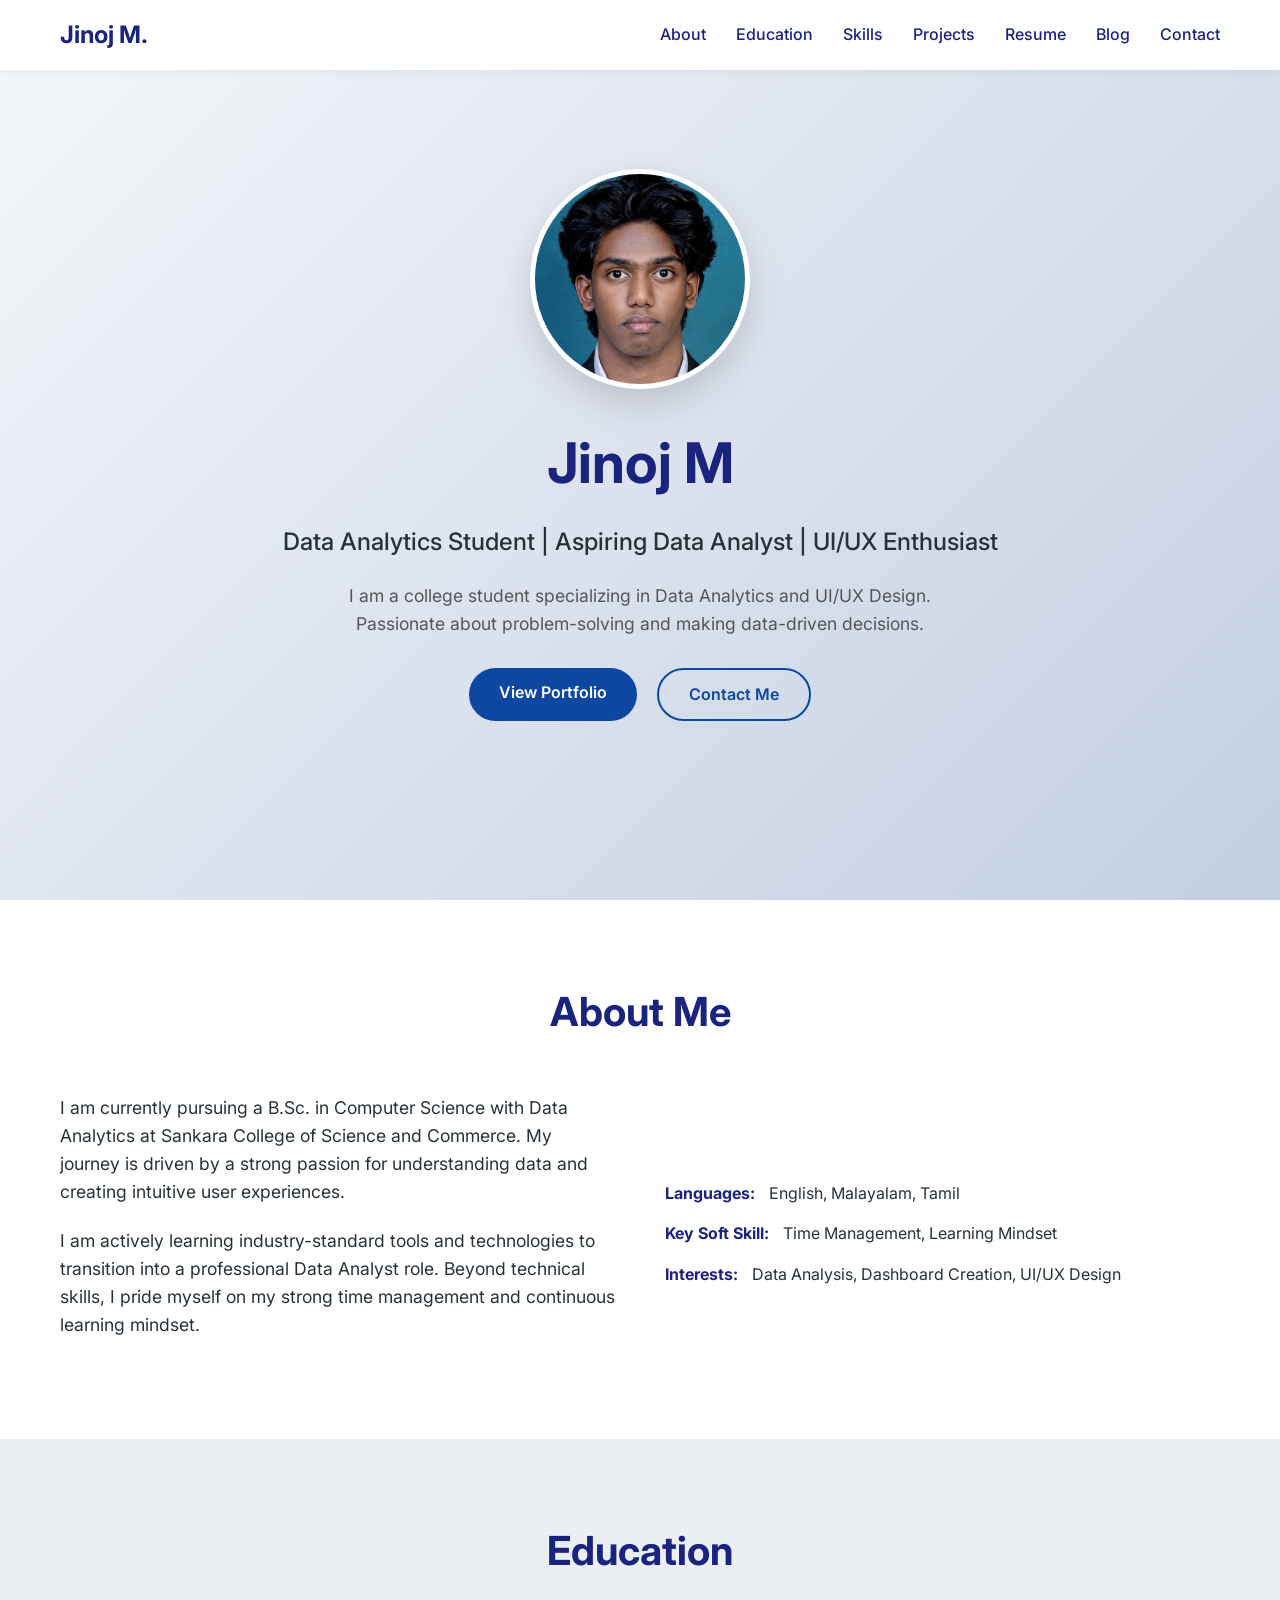
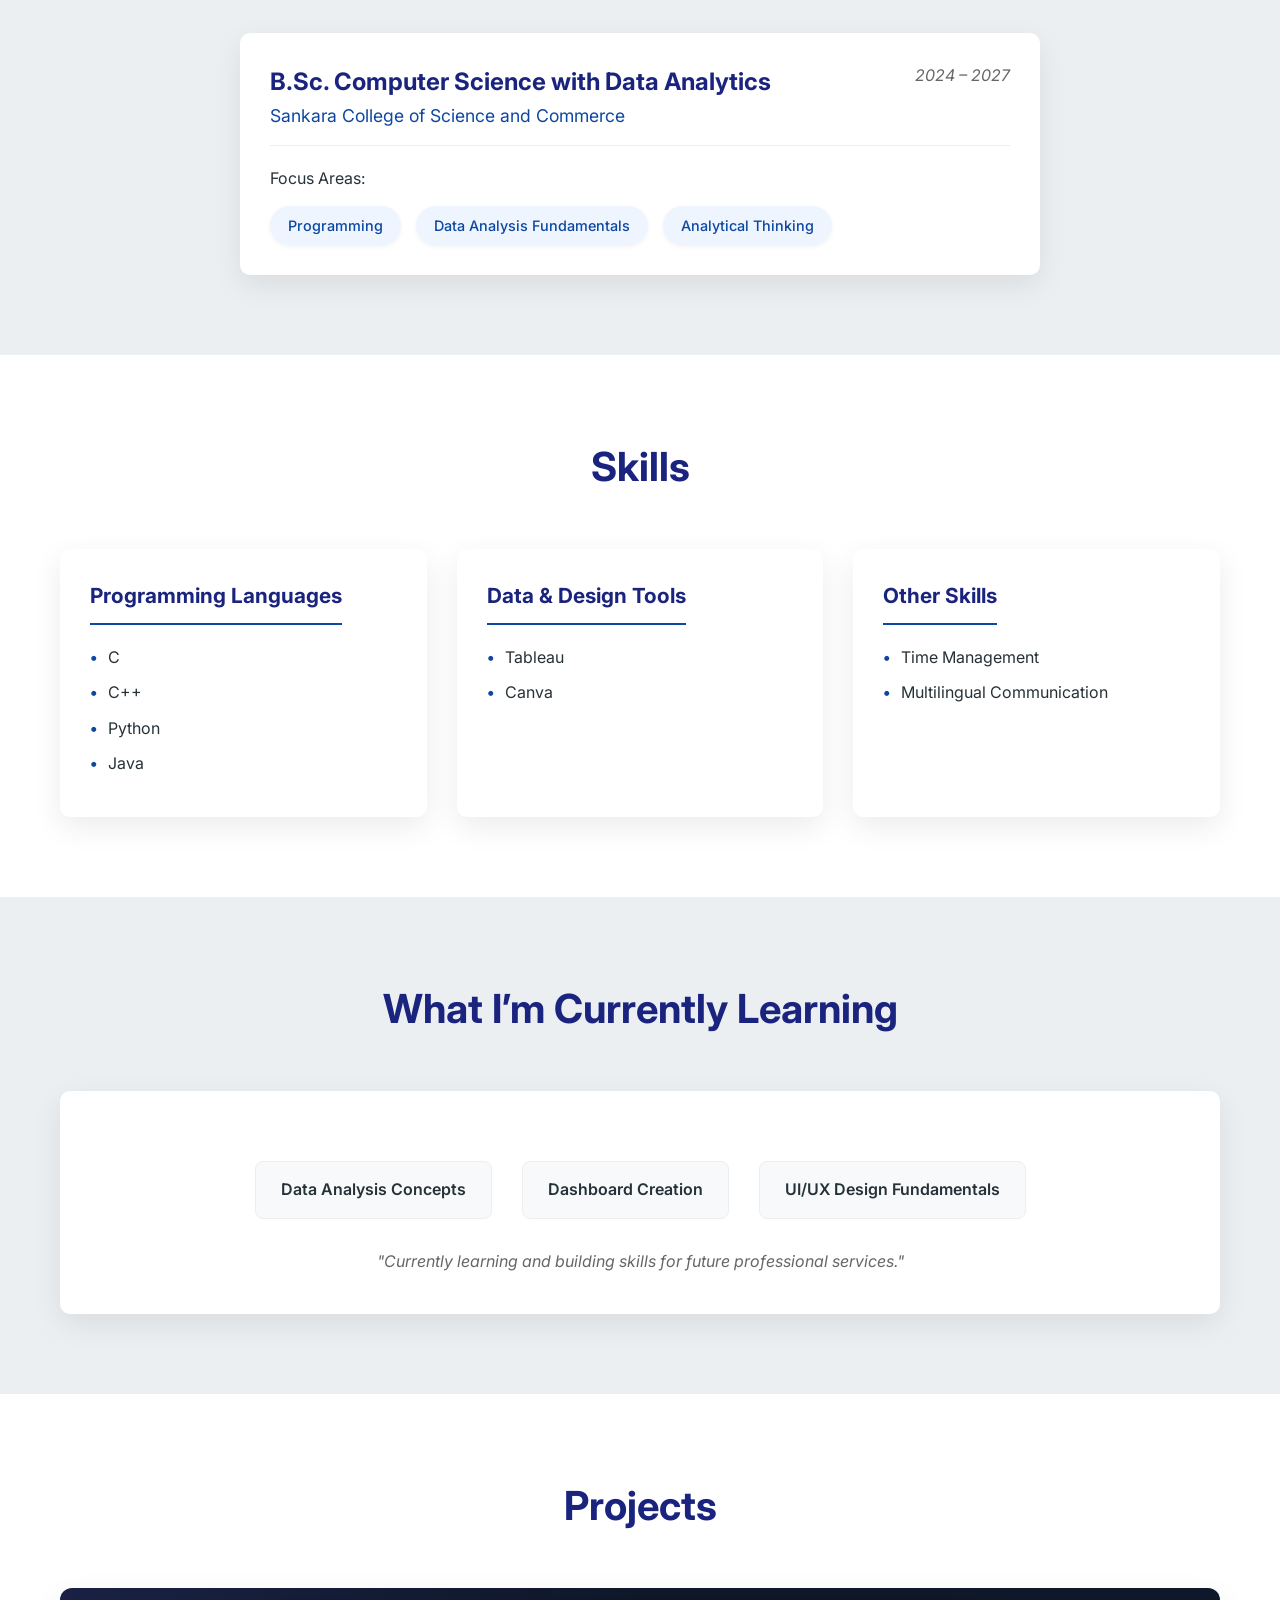
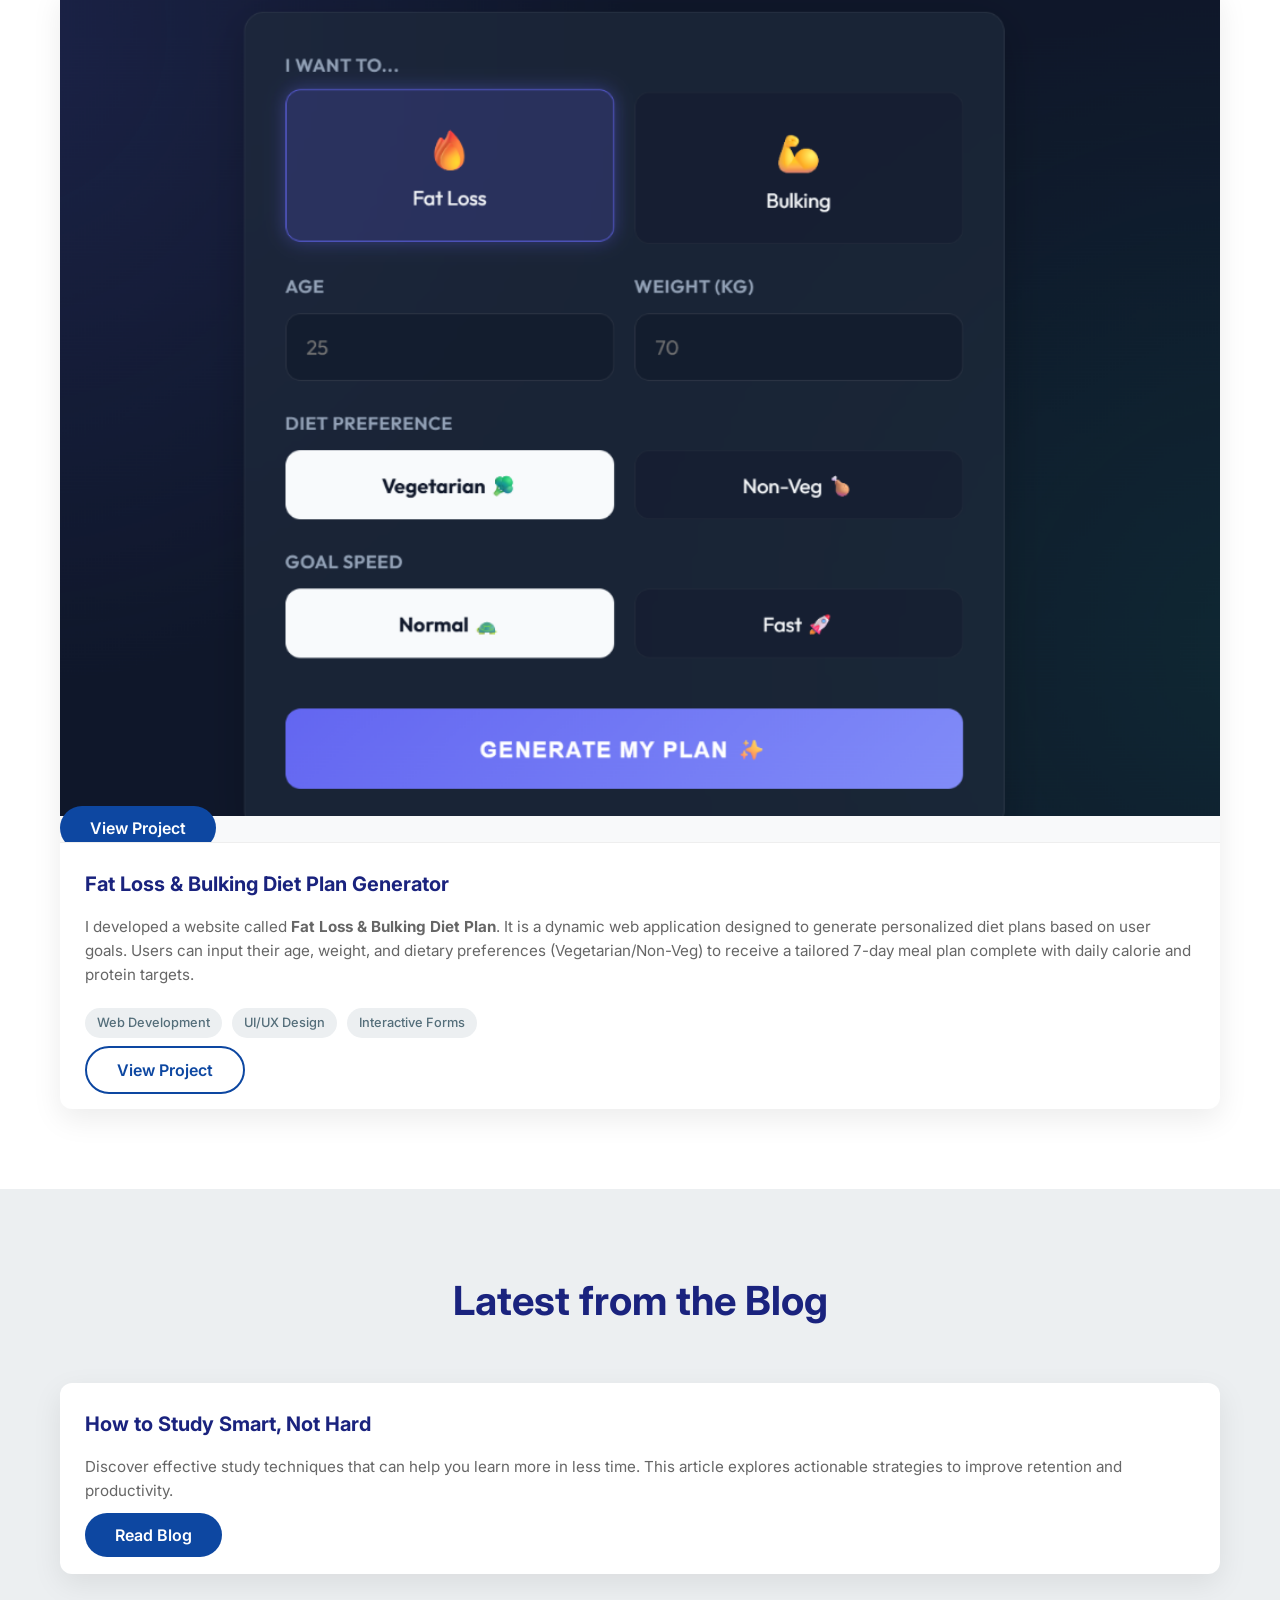
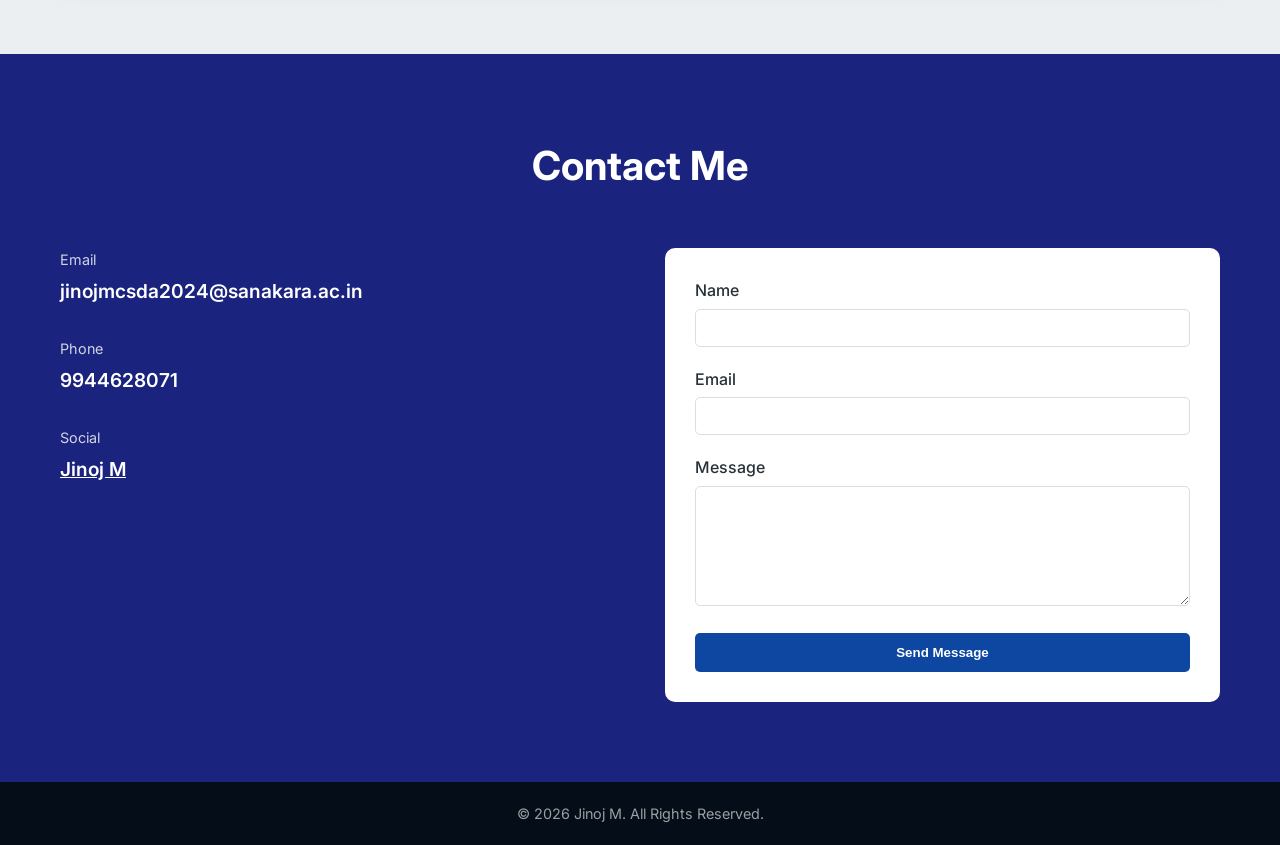
<file: index.html>
<!DOCTYPE html>
<html lang="en">

<head>
    <meta charset="UTF-8">
    <meta name="viewport" content="width=device-width, initial-scale=1.0">
    <title>Jinoj M | Data Analysis & UI/UX Portfolio</title>
    <meta name="description"
        content="Portfolio of Jinoj M - Computer Science student specializing in Data Analytics and UI/UX Design.">
    <link href="https://fonts.googleapis.com/css2?family=Inter:wght@400;500;600;700&display=swap" rel="stylesheet">
    <link rel="stylesheet" href="styles.css">
</head>

<body>

    <!-- Header -->
    <header>
        <div class="container">
            <nav>
                <div class="logo">Jinoj M.</div>
                <ul class="nav-links">
                    <li><a href="#about">About</a></li>
                    <li><a href="#education">Education</a></li>
                    <li><a href="#skills">Skills</a></li>
                    <li><a href="#projects">Projects</a></li>
                    <li><a href="resume.html">Resume</a></li>
                    <li><a href="#blog">Blog</a></li>
                    <li><a href="#contact">Contact</a></li>
                </ul>
            </nav>
        </div>
    </header>

    <!-- Hero Section -->
    <section id="hero">
        <div class="container hero-content">
            <div class="profile-img-container">
                <img src="assets/profile.jpg" alt="Jinoj M" class="profile-img">
            </div>
            <h1 class="hero-title">Jinoj M</h1>
            <h2 class="hero-subtitle">Data Analytics Student | Aspiring Data Analyst | UI/UX Enthusiast</h2>
            <p class="hero-description">
                I am a college student specializing in Data Analytics and UI/UX Design.
                Passionate about problem-solving and making data-driven decisions.
            </p>
            <div class="cta-buttons">
                <a href="#projects" class="btn btn-primary">View Portfolio</a>
                <a href="#contact" class="btn btn-secondary">Contact Me</a>
            </div>
        </div>
    </section>

    <!-- About Section -->
    <section id="about">
        <div class="container">
            <h2 class="section-title">About Me</h2>
            <div class="about-grid">
                <div class="about-text">
                    <p>
                        I am currently pursuing a B.Sc. in Computer Science with Data Analytics at Sankara College of
                        Science and Commerce.
                        My journey is driven by a strong passion for understanding data and creating intuitive user
                        experiences.
                    </p>
                    <p>
                        I am actively learning industry-standard tools and technologies to transition into a
                        professional Data Analyst role.
                        Beyond technical skills, I pride myself on my strong time management and continuous learning
                        mindset.
                    </p>
                </div>
                <div class="about-info">
                    <ul class="info-list">
                        <li class="info-item">
                            <span class="info-label">Languages:</span> English, Malayalam, Tamil
                        </li>
                        <li class="info-item">
                            <span class="info-label">Key Soft Skill:</span> Time Management, Learning Mindset
                        </li>
                        <li class="info-item">
                            <span class="info-label">Interests:</span> Data Analysis, Dashboard Creation, UI/UX Design
                        </li>
                    </ul>
                </div>
            </div>
        </div>
    </section>

    <!-- Education Section -->
    <section id="education">
        <div class="container">
            <h2 class="section-title">Education</h2>
            <div class="edu-card">
                <div class="edu-header">
                    <div>
                        <div class="degree">B.Sc. Computer Science with Data Analytics</div>
                        <div class="institution">Sankara College of Science and Commerce</div>
                    </div>
                    <div class="year">2024 – 2027</div>
                </div>
                <p>Focus Areas:</p>
                <div class="coursework-list">
                    <span class="course-tag">Programming</span>
                    <span class="course-tag">Data Analysis Fundamentals</span>
                    <span class="course-tag">Analytical Thinking</span>
                </div>
            </div>
        </div>
    </section>

    <!-- Skills Section -->
    <section id="skills">
        <div class="container">
            <h2 class="section-title">Skills</h2>
            <div class="skills-grid">
                <!-- Programming Languages -->
                <div class="skill-category">
                    <h3 class="category-title">Programming Languages</h3>
                    <ul class="skill-list">
                        <li>C</li>
                        <li>C++</li>
                        <li>Python</li>
                        <li>Java</li>
                    </ul>
                </div>

                <!-- Data & Design Tools -->
                <div class="skill-category">
                    <h3 class="category-title">Data & Design Tools</h3>
                    <ul class="skill-list">
                        <li>Tableau</li>
                        <li>Canva</li>
                    </ul>
                </div>

                <!-- Other Skills -->
                <div class="skill-category">
                    <h3 class="category-title">Other Skills</h3>
                    <ul class="skill-list">
                        <li>Time Management</li>
                        <li>Multilingual Communication</li>
                    </ul>
                </div>
            </div>
        </div>
    </section>

    <!-- Services / Learning Focus -->
    <section id="learning">
        <div class="container">
            <h2 class="section-title">What I’m Currently Learning</h2>
            <div class="learning-card">
                <div class="learning-items">
                    <div class="learning-item">Data Analysis Concepts</div>
                    <div class="learning-item">Dashboard Creation</div>
                    <div class="learning-item">UI/UX Design Fundamentals</div>
                </div>
                <p class="learning-note">"Currently learning and building skills for future professional services."</p>
            </div>
        </div>
    </section>

    <!-- Projects Section -->
    <section id="projects">
        <div class="container">
            <h2 class="section-title">Projects</h2>
            <div class="projects-grid">
                <!-- Diet Plan Project -->
                <div class="project-card active-project">
                    <div class="project-image">
                        <img src="assets/project_diet_1.png" alt="Fat Loss & Bulking Diet Plan App">
                        <div class="project-overlay">
                            <a href="https://fat-loss-and-bulking-diet-plan.vercel.app/" class="btn btn-primary btn-sm"
                                target="_blank">View Project</a>
                        </div>
                    </div>
                    <div class="project-info">
                        <h3>Fat Loss & Bulking Diet Plan Generator</h3>
                        <p class="project-desc">
                            I developed a website called <strong>Fat Loss & Bulking Diet Plan</strong>. It is a dynamic
                            web application designed to generate personalized diet plans based on user goals.
                            Users can input their age, weight, and dietary preferences (Vegetarian/Non-Veg) to receive a
                            tailored 7-day meal plan
                            complete with daily calorie and protein targets.
                        </p>
                        <ul class="project-tags">
                            <li>Web Development</li>
                            <li>UI/UX Design</li>
                            <li>Interactive Forms</li>
                        </ul>
                        <div style="margin-top: 20px;">
                            <a href="https://fat-loss-and-bulking-diet-plan.vercel.app/"
                                class="btn btn-secondary btn-sm" target="_blank">View Project</a>
                        </div>
                    </div>
                </div>
                <!-- Additional placeholder cards can be added here -->
            </div>
        </div>
    </section>


    <!-- Blog Section -->
    <section id="blog">
        <div class="container">
            <h2 class="section-title">Latest from the Blog</h2>
            <div class="project-card active-project">
                <div class="project-info">
                    <h3>How to Study Smart, Not Hard</h3>
                    <p class="project-desc">
                        Discover effective study techniques that can help you learn more in less time.
                        This article explores actionable strategies to improve retention and productivity.
                    </p>
                    <a href="https://jinojmcsda2024.blogspot.com/2025/12/how-to-study-smartnot-hard.html"
                        class="btn btn-primary btn-sm" target="_blank">Read Blog</a>
                </div>
            </div>
        </div>
    </section>

    <!-- Contact Section -->
    <section id="contact">
        <div class="container">
            <h2 class="section-title">Contact Me</h2>
            <div class="contact-content">
                <div class="contact-info">
                    <div class="contact-info-item">
                        <span class="contact-label">Email</span>
                        <div class="contact-value"><a
                                href="mailto:jinojmcsda2024@sanakara.ac.in">jinojmcsda2024@sanakara.ac.in</a></div>
                    </div>
                    <div class="contact-info-item">
                        <span class="contact-label">Phone</span>
                        <div class="contact-value"><a href="tel:9944628071">9944628071</a></div>
                    </div>
                    <div class="contact-info-item">
                        <span class="contact-label">Social</span>
                        <div class="contact-value"><a href="https://www.linkedin.com/in/jinoj-m" target="_blank"
                                style="text-decoration: underline;">Jinoj M</a></div>
                    </div>
                </div>
                <div class="contact-form-container">
                    <iframe name="hidden_iframe" id="hidden_iframe" style="display:none;"></iframe>
                    <form class="contact-form"
                        action="https://docs.google.com/forms/u/0/d/e/1FAIpQLSc8WsNrbrHzff-tQQwN0X__z4vvIePyeGswiT_-c7lFA3r1sw/formResponse"
                        method="POST" target="hidden_iframe">
                        <div class="form-group">
                            <label for="name">Name</label>
                            <input type="text" id="name" name="entry.1397422037" required>
                        </div>
                        <div class="form-group">
                            <label for="email">Email</label>
                            <input type="email" id="email" name="entry.459015964" required>
                        </div>
                        <div class="form-group">
                            <label for="message">Message</label>
                            <textarea id="message" name="entry.193045399" required></textarea>
                        </div>
                        <button type="submit" class="submit-btn">Send Message</button>
                    </form>
                </div>
            </div>
        </div>
    </section>

    <!-- Success Modal -->
    <div id="success-modal" class="popup-overlay">
        <div class="popup-content">
            <h3>Thank You!</h3>
            <p>Your message has been sent successfully. I will get back to you soon.</p>
            <button class="btn btn-primary" onclick="closePopup()">Close</button>
        </div>
    </div>
    </div>
    </div>
    </section>

    <footer>
        <div class="container">
            <p>&copy; 2026 Jinoj M. All Rights Reserved.</p>
        </div>
    </footer>

    <script src="script.js"></script>
</body>

</html>
</file>
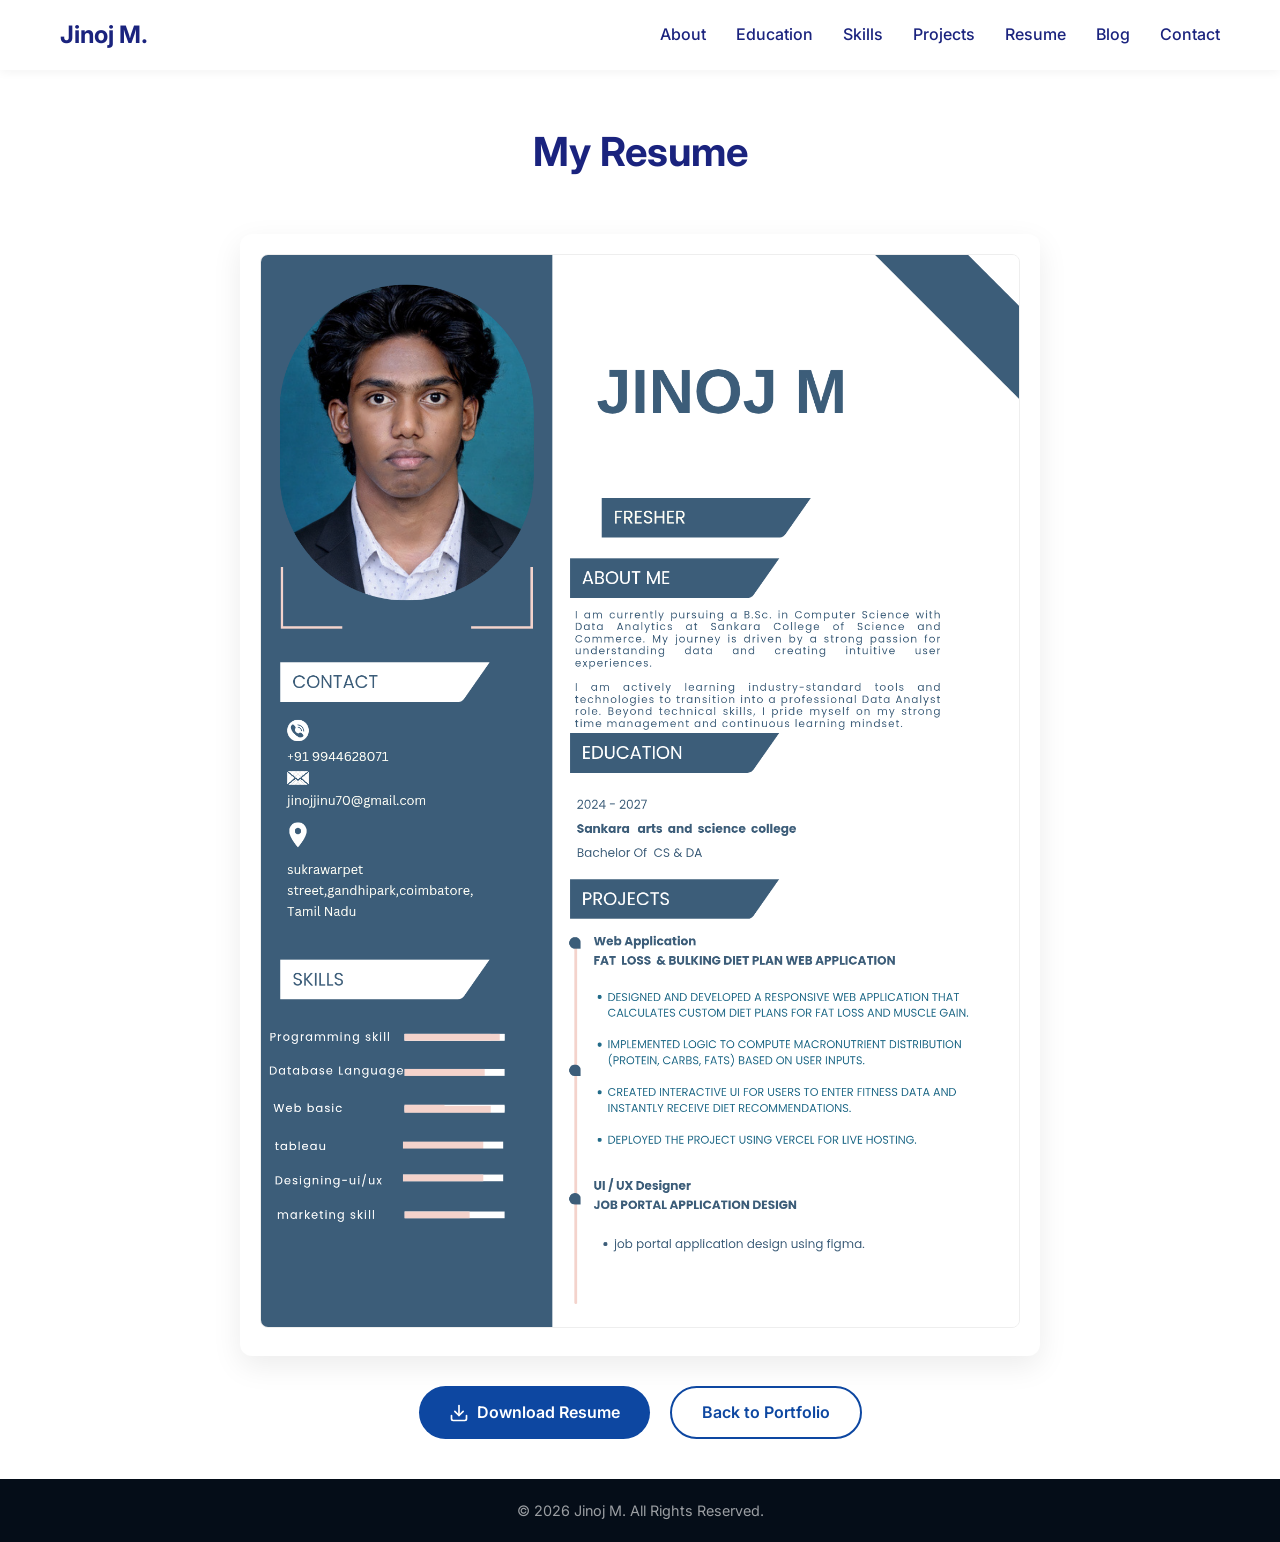
<file: resume.html>
<!DOCTYPE html>
<html lang="en">

<head>
    <meta charset="UTF-8">
    <meta name="viewport" content="width=device-width, initial-scale=1.0">
    <title>Resume | Jinoj M</title>
    <link href="https://fonts.googleapis.com/css2?family=Inter:wght@400;500;600;700&display=swap" rel="stylesheet">
    <link rel="stylesheet" href="styles.css">
    <style>
        .resume-page-container {
            min-height: 100vh;
            display: flex;
            flex-direction: column;
            align-items: center;
            justify-content: center;
            padding: 40px 20px;
            background-color: var(--bg-color);
        }

        .resume-image-wrapper {
            background: white;
            padding: 20px;
            border-radius: 12px;
            box-shadow: var(--card-shadow);
            max-width: 800px;
            width: 100%;
            margin-bottom: 30px;
            text-align: center;
        }

        .resume-image-wrapper img {
            max-width: 100%;
            height: auto;
            border: 1px solid #eee;
            border-radius: 8px;
        }

        .resume-actions {
            display: flex;
            gap: 20px;
            flex-wrap: wrap;
            justify-content: center;
        }
    </style>
</head>

<body>
    <!-- Header -->
    <header>
        <div class="container">
            <nav>
                <div class="logo">Jinoj M.</div>
                <ul class="nav-links">
                    <li><a href="index.html#about">About</a></li>
                    <li><a href="index.html#education">Education</a></li>
                    <li><a href="index.html#skills">Skills</a></li>
                    <li><a href="index.html#projects">Projects</a></li>
                    <li><a href="resume.html" class="active">Resume</a></li>
                    <li><a href="index.html#blog">Blog</a></li>
                    <li><a href="index.html#contact">Contact</a></li>
                </ul>
            </nav>
        </div>
    </header>

    <div class="resume-page-container" style="margin-top: 80px;">
        <h1 class="section-title">My Resume</h1>
        <div class="resume-image-wrapper">
            <img src="assets/resume.jpg.png" alt="Jinoj M Resume">
        </div>

        <div class="resume-actions">
            <a href="assets/resume.jpg.png" download="Jinoj_M_Resume.jpg.png" class="btn btn-primary"
                style="display: inline-flex; align-items: center; gap: 8px;">
                <svg width="20" height="20" viewBox="0 0 24 24" fill="none" stroke="currentColor" stroke-width="2"
                    stroke-linecap="round" stroke-linejoin="round">
                    <path d="M21 15v4a2 2 0 0 1-2 2H5a2 2 0 0 1-2-2v-4"></path>
                    <polyline points="7 10 12 15 17 10"></polyline>
                    <line x1="12" y1="15" x2="12" y2="3"></line>
                </svg>
                Download Resume
            </a>
            <a href="index.html" class="btn btn-secondary">Back to Portfolio</a>
        </div>
    </div>

    <footer>
        <div class="container">
            <p>&copy; 2026 Jinoj M. All Rights Reserved.</p>
        </div>
    </footer>

    <script src="script.js"></script>
</body>

</html>
</file>
<file: styles.css>
:root {
    --primary-color: #0d47a1;
    /* Deeper, more professional blue */
    --accent-color: #1976d2;
    /* Brighter accent */
    --secondary-color: #1a237e;
    /* Deep navy */
    --text-color: #263238;
    /* Dark slate for better readability */
    --text-light: #546e7a;
    --bg-color: #ffffff;
    --light-bg: #eceff1;
    /* Very subtle cool grey */
    --card-shadow: 0 10px 30px rgba(0, 0, 0, 0.08);
    /* softer, deeper shadow */
    --transition-speed: 0.3s;
    --font-family: 'Inter', system-ui, -apple-system, sans-serif;
}

* {
    margin: 0;
    padding: 0;
    box-sizing: border-box;
}

body {
    font-family: var(--font-family);
    line-height: 1.6;
    color: var(--text-color);
    background-color: var(--bg-color);
}

a {
    text-decoration: none;
    color: inherit;
    transition: color var(--transition-speed);
}

ul {
    list-style: none;
}

/* Base Layout */
.container {
    max-width: 1200px;
    margin: 0 auto;
    padding: 0 20px;
}

section {
    padding: 80px 0;
}

.section-title {
    text-align: center;
    font-size: 2.5rem;
    margin-bottom: 50px;
    color: var(--secondary-color);
}

/* Header */
header {
    background: rgba(255, 255, 255, 0.95);
    backdrop-filter: blur(10px);
    position: fixed;
    width: 100%;
    top: 0;
    z-index: 1000;
    box-shadow: 0 2px 10px rgba(0, 0, 0, 0.05);
}

nav {
    display: flex;
    justify-content: space-between;
    align-items: center;
    height: 70px;
}

.logo {
    font-size: 1.5rem;
    font-weight: 700;
    color: var(--secondary-color);
}

.nav-links {
    display: flex;
    gap: 30px;
}

.nav-links a {
    font-weight: 500;
    color: var(--secondary-color);
}

.nav-links a:hover {
    color: var(--primary-color);
}

/* Hero Section */
#hero {
    height: 100vh;
    display: flex;
    align-items: center;
    justify-content: center;
    background: linear-gradient(135deg, #f5f7fa 0%, #c3cfe2 100%);
    padding-top: 70px;
}

.hero-content {
    text-align: center;
    max-width: 800px;
}

.profile-img-container {
    width: 220px;
    height: 220px;
    margin: 0 auto 30px;
    border-radius: 50%;
    overflow: hidden;
    border: 5px solid white;
    box-shadow: 0 15px 35px rgba(0, 0, 0, 0.15);
    /* specific shadow for depth */
    position: relative;
    background: #fff;
}

.profile-img {
    width: 100%;
    height: 100%;
    object-fit: cover;
    object-position: center 20%;
    /* Shifts focus slightly up to face/hair */
    transition: transform 0.5s ease;
}

.profile-img:hover {
    transform: scale(1.05);
    /* Subtle zoom on hover */
}

.hero-title {
    font-size: 3.5rem;
    color: var(--secondary-color);
    margin-bottom: 15px;
}

.hero-subtitle {
    font-size: 1.5rem;
    color: var(--text-color);
    margin-bottom: 20px;
    font-weight: 500;
}

.hero-description {
    font-size: 1.1rem;
    color: #555;
    margin-bottom: 30px;
    max-width: 600px;
    margin-left: auto;
    margin-right: auto;
}

.cta-buttons {
    display: flex;
    gap: 20px;
    justify-content: center;
}

.btn {
    padding: 12px 30px;
    border-radius: 30px;
    font-weight: 600;
    cursor: pointer;
    transition: transform var(--transition-speed), box-shadow var(--transition-speed);
}

.btn:hover {
    transform: translateY(-2px);
    box-shadow: 0 5px 15px rgba(0, 0, 0, 0.1);
}

.btn-primary {
    background-color: var(--primary-color);
    color: white;
    border: none;
}

.btn-secondary {
    background-color: transparent;
    border: 2px solid var(--primary-color);
    color: var(--primary-color);
}

.btn-secondary:hover {
    background-color: var(--primary-color);
    color: white;
}

/* About Section */
#about {
    background-color: var(--bg-color);
}

.about-grid {
    display: grid;
    grid-template-columns: 1fr 1fr;
    gap: 50px;
    align-items: center;
}

.about-text p {
    margin-bottom: 20px;
    font-size: 1.1rem;
}

.info-list {
    margin-top: 30px;
}

.info-item {
    margin-bottom: 15px;
}

.info-label {
    font-weight: 700;
    color: var(--secondary-color);
    margin-right: 10px;
}

/* Education Section */
#education {
    background-color: var(--light-bg);
}

.edu-card {
    background: white;
    padding: 30px;
    border-radius: 10px;
    box-shadow: var(--card-shadow);
    max-width: 800px;
    margin: 0 auto;
}

.edu-header {
    display: flex;
    justify-content: space-between;
    margin-bottom: 20px;
    border-bottom: 1px solid #eee;
    padding-bottom: 15px;
}

.degree {
    font-size: 1.5rem;
    color: var(--secondary-color);
    font-weight: 700;
}

.institution {
    font-size: 1.1rem;
    color: var(--primary-color);
}

.year {
    color: #666;
    font-style: italic;
}

.coursework-list {
    display: flex;
    gap: 15px;
    flex-wrap: wrap;
    margin-top: 15px;
}

.course-tag {
    background: #eef5ff;
    color: var(--primary-color);
    padding: 8px 18px;
    border-radius: 25px;
    font-size: 0.9rem;
    font-weight: 500;
    box-shadow: 0 2px 5px rgba(0, 0, 0, 0.05);
}

/* Skills Section */
#skills {
    background-color: var(--bg-color);
}

.skills-grid {
    display: grid;
    grid-template-columns: repeat(auto-fit, minmax(300px, 1fr));
    gap: 30px;
}

.skill-category {
    background: white;
    padding: 30px;
    border-radius: 10px;
    box-shadow: var(--card-shadow);
    transition: transform var(--transition-speed);
}

.skill-category:hover {
    transform: translateY(-5px);
}

.category-title {
    font-size: 1.3rem;
    margin-bottom: 20px;
    color: var(--secondary-color);
    border-bottom: 2px solid var(--primary-color);
    padding-bottom: 10px;
    display: inline-block;
}

.skill-list li {
    margin-bottom: 10px;
    display: flex;
    align-items: center;
}

.skill-list li::before {
    content: "•";
    color: var(--primary-color);
    font-weight: bold;
    margin-right: 10px;
}

/* Services / Learning Section */
#learning {
    background-color: var(--light-bg);
}

.learning-card {
    background: white;
    padding: 40px;
    border-radius: 10px;
    box-shadow: var(--card-shadow);
    text-align: center;
}

.learning-items {
    display: flex;
    justify-content: center;
    gap: 30px;
    flex-wrap: wrap;
    margin: 30px 0;
}

.learning-item {
    background: #f8f9fa;
    padding: 15px 25px;
    border-radius: 8px;
    border: 1px solid #eee;
    font-weight: 600;
}

.learning-note {
    color: #666;
    font-style: italic;
    margin-top: 20px;
}

/* Projects Section */
#projects {
    background-color: var(--bg-color);
}

.projects-grid {
    display: grid;
    grid-template-columns: repeat(auto-fit, minmax(320px, 1fr));
    gap: 30px;
}

.project-card {
    background: white;
    border-radius: 12px;
    overflow: hidden;
    box-shadow: var(--card-shadow);
    transition: transform var(--transition-speed);
    display: flex;
    flex-direction: column;
    border: none;
    height: auto;
}

.project-card:hover {
    transform: translateY(-5px);
}

.project-image {
    width: 100%;
    height: auto;
    /* Let image define height */
    overflow: hidden;
    position: relative;
    background: #f8f9fa;
    border-bottom: 1px solid #eee;
}

.project-image img {
    width: 100%;
    height: auto;
    display: block;
    transition: transform 0.5s;
}

.project-card:hover .project-image img {
    transform: scale(1.05);
}

.project-info {
    padding: 25px;
}

.project-info h3 {
    font-size: 1.25rem;
    margin-bottom: 15px;
    color: var(--secondary-color);
}

.project-desc {
    font-size: 0.95rem;
    color: #666;
    margin-bottom: 20px;
    line-height: 1.6;
}

.project-tags {
    display: flex;
    gap: 10px;
    flex-wrap: wrap;
    margin-top: auto;
}

.project-tags li {
    background: var(--light-bg);
    color: var(--text-light);
    font-size: 0.8rem;
    padding: 5px 12px;
    border-radius: 15px;
    font-weight: 500;
}

.project-tags li::before {
    content: none;
}

/* Blog Section */
#blog {
    background-color: var(--light-bg);
}

/* Projects Section */
/* Contact Section */
#contact {
    background-color: var(--secondary-color);
    color: white;
}

#contact .section-title {
    color: white;
}

.contact-content {
    display: grid;
    grid-template-columns: 1fr 1fr;
    gap: 50px;
}

.contact-info-item {
    margin-bottom: 30px;
}

.contact-label {
    display: block;
    font-size: 0.9rem;
    opacity: 0.8;
    margin-bottom: 5px;
}

.contact-value {
    font-size: 1.2rem;
    font-weight: 600;
}

.contact-form {
    background: white;
    padding: 30px;
    border-radius: 10px;
    color: var(--text-color);
}

.form-group {
    margin-bottom: 20px;
}

.form-group label {
    display: block;
    margin-bottom: 5px;
    font-weight: 500;
}

.form-group input,
.form-group textarea {
    width: 100%;
    padding: 10px;
    border: 1px solid #ddd;
    border-radius: 5px;
    font-family: inherit;
}

.form-group textarea {
    height: 120px;
    resize: vertical;
}

.submit-btn {
    width: 100%;
    background-color: var(--primary-color);
    color: white;
    border: none;
    padding: 12px;
    border-radius: 5px;
    font-weight: 600;
    cursor: pointer;
}

.submit-btn:hover {
    background-color: #0056b3;
}

/* Footer */
footer {
    background-color: #050d18;
    color: rgba(255, 255, 255, 0.6);
    text-align: center;
    padding: 20px 0;
    font-size: 0.9rem;
}

/* Responsive */
@media (max-width: 768px) {
    .nav-links {
        display: none;
        /* Simplification for task; would usually be a hamburger menu */
    }

    .hero-title {
        font-size: 2.5rem;
    }

    .about-grid,
    .contact-content {
        grid-template-columns: 1fr;
    }

    .contact-form {
        margin-top: 30px;
    }
}

/* Popup Modal */
.popup-overlay {
    position: fixed;
    top: 0;
    left: 0;
    width: 100%;
    height: 100%;
    background: rgba(0, 0, 0, 0.5);
    display: flex;
    justify-content: center;
    align-items: center;
    z-index: 2000;
    opacity: 0;
    visibility: hidden;
    transition: opacity 0.3s, visibility 0.3s;
}

.popup-overlay.show {
    opacity: 1;
    visibility: visible;
}

.popup-content {
    background: white;
    padding: 30px;
    border-radius: 10px;
    text-align: center;
    box-shadow: 0 15px 30px rgba(0, 0, 0, 0.2);
    transform: translateY(20px);
    transition: transform 0.3s;
    max-width: 400px;
    width: 90%;
}

.popup-overlay.show .popup-content {
    transform: translateY(0);
}

.popup-content h3 {
    color: var(--secondary-color);
    margin-bottom: 15px;
}

.popup-content p {
    margin-bottom: 25px;
    color: var(--text-color);
}
</file>
